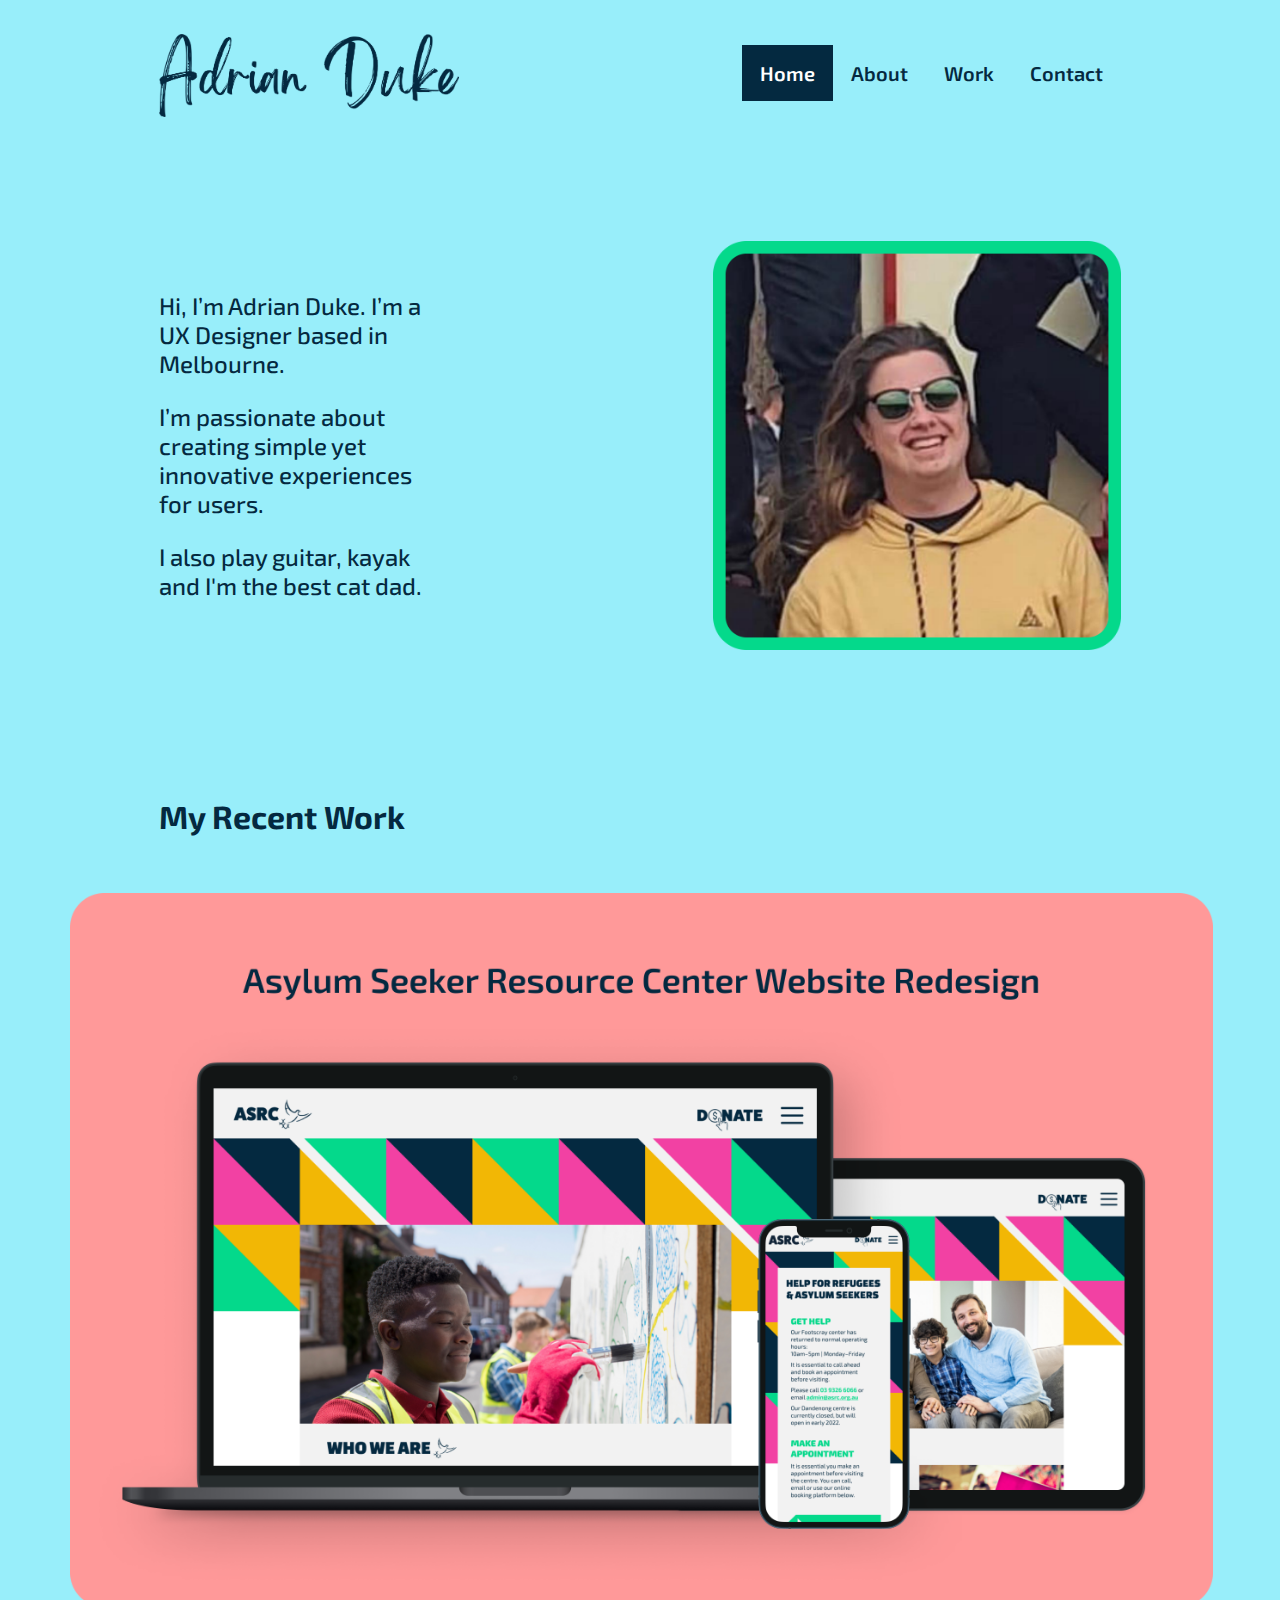
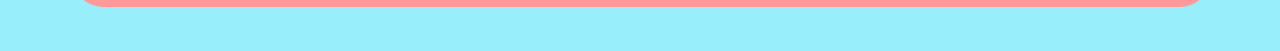
<file: index.html>
<!Doctype html>
<html>
    <head>

    <title>My Portfolio</title>
    <link rel="stylesheet" href="styles.css">
    <script src="nav.js"></script>


    

    <!-- Google Font Exo 2 -->
    <link rel="preconnect" href="https://fonts.googleapis.com">
<link rel="preconnect" href="https://fonts.gstatic.com" crossorigin>
<link href="https://fonts.googleapis.com/css2?family=Exo+2:ital,wght@0,100;0,200;0,300;0,400;0,500;0,600;0,700;0,800;0,900;1,100;1,200;1,300;1,400;1,500;1,600;1,700;1,800;1,900&family=Gelasio&display=swap" rel="stylesheet">

<link rel="preconnect" href="https://fonts.googleapis.com">
<link rel="preconnect" href="https://fonts.gstatic.com" crossorigin>
<link href="https://fonts.googleapis.com/css2?family=Exo+2:ital,wght@0,100;0,200;0,300;0,400;0,500;0,600;0,700;0,800;0,900;1,100;1,200;1,300;1,400;1,500;1,600;1,700;1,800;1,900&family=Gelasio:wght@400;500;600;700&display=swap" rel="stylesheet">
    </head>

<body>
    <header class="primary-header flex">


        <!-- Logo -->
        <div>
            <a href="index.html"><img src="Images/Adrian Duke.png" alt="Adrian Duke" class="logo"></a>
          </div>
      


<!-- Load an icon library to show a hamburger menu (bars) on small screens -->
<link rel="stylesheet" href="https://cdnjs.cloudflare.com/ajax/libs/font-awesome/4.7.0/css/font-awesome.min.css">

<div class="topnav" id="myTopnav">
  <a href="index.html" class="active">Home</a>
  <a href="about.html">About</a>
  <a href="CaseStudyOne.html">Work</a>
  <a href="#contact">Contact</a>
  <a href="javascript:void(0);" class="icon" onclick="myFunction()">
    <i class="fa fa-bars"></i>
  </a>
</div>


</header>

<div class="Intro">

<div class="intro-text">
    <p>
    Hi, I’m Adrian Duke. I’m a UX Designer based in Melbourne. 
    </p>
    <p>
    I’m passionate about creating simple yet innovative experiences for users. 
    </p>
    <p>I also play guitar, kayak and I'm the best cat dad.
    </p>
</div>

       <div>
         <img class="Profile-Photo" src="Images/Profile-photo.png">
       </div>

</div>

<h2>
    My Recent Work
</h2>

<div>
    <a href="CaseStudyOne.html">
    <img id="Preview" class="Preview" src="Images/ASRC Preview.png">
    </a>
</div>





</body>


</html>

<script src="nav.js"></script>

<script>
/* Toggle between adding and removing the "responsive" class to topnav when the user clicks on the icon */
    function myFunction() {
      var x = document.getElementById("myTopnav");
      if (x.className === "topnav") {
        x.className += " responsive";
      } else {
        x.className = "topnav";
      }
    }</script>
</file>
<file: styles.css>
.flex {
    display: flex;
    gap: var(--gap, 1rem);
}

/* Add a black background color to the top navigation */
.topnav {
    background-color: #98EEFA;
    overflow: hidden;
  }
  
  /* Style the links inside the navigation bar */
  .topnav a {
    float: left;
    display: block;
    color: #042940;
    text-align: center;
    padding: 16px 18px;
    text-decoration: none;
    font-size: 20px;
  }
  
  /* Change the color of links on hover */
  .topnav a:hover {
    background-color: #FB7700;
    color: black;
  }
  
  /* Add an active class to highlight the current page */
  .topnav a.active {
    background-color: #042940;
    color: white;
  }
  
  /* Hide the link that should open and close the topnav on small screens */
  .topnav .icon {
    display: none;
  }

/* When the screen is less than 600 pixels wide, hide all links, except for the first one ("Home"). Show the link that contains should open and close the topnav (.icon) */
@media screen and (max-width: 900px) {
    .topnav a:not(:first-child) {display: none;}
    .topnav a.icon {
      float: right;
      display: block;
    }
  }
  
  /* The "responsive" class is added to the topnav with JavaScript when the user clicks on the icon. This class makes the topnav look good on small screens (display the links vertically instead of horizontally) */
  @media screen and (max-width: 900px) {
    .topnav.responsive {position: relative;}
    .topnav.responsive a.icon {
      position: absolute;
      right: 0;
      top: 0;
    }
    .topnav.responsive a {
      float: none;
      display: block;
      text-align: left;
    }
  }



body {
    float: center;
    background-color: #98EEFA;
    overflow-x: hidden;
    padding-top: 1rem;
    margin-left: auto;
    margin-right: auto;
    max-width: 2000px;
    padding-left: clamp(3%, 2%, 15%);
    padding-right: clamp(3%, 2%, 15%);
}

.logo {
    padding-top: 10px;
    width: 300px;
    height: auto;
}

a { 
	transition: all .2s ease-in-out; 
}
a:hover { 
    	transform: scale(1.05); 
}

p { 
        transition: all .2s ease-in-out; 
    }
p:hover { 
      transform: scale(1.05); 
}

.primary-header {
    align-items: center;
    justify-content: space-between;
    font-family: 'Exo 2', sans-serif;
    font-weight: 600;
    font-size: larger;
    margin-left: auto;
    margin-right: auto;
    max-width: 2000px;
    padding-left: 10%;
    padding-right: 10%;
}

#primary-navigation
{
    color: #042940;
    transition: all .2s ease-in-out; 

}

#primary-navigation a:hover {
    font-size:20px;
    font-size-adjust: 20px;
    transform: scale(1.05); 
}

.primary-navigation {
    list-style: none;
    text-decoration: none;
    max-width: 2000px;

}

.mobile-nav-toggle {
    display: none;
}


@media (max-width: 60em) {
    .primary-navigation {
        --gap: 2em;

        position: fixed;
        z-index: 1000;
        inset: 0 0 0 0;

        flex-direction: column;
        padding: min(30vh, 10rem);
        align-items: center;
        background: #30e07a;

        transform: translateX(100%);
        transition: transform 350ms ease-out;
    }

.primary-navigation[data-visible="true"] {
    transform: translateX(0%);
}


@media (min-width: 60em) {
    .primary-navigation {
       padding-inline: clamp(3rem, 7vw, 10rem);
    }
}

    

.mobile-nav-toggle {
    display: block;
    position: absolute;
    z-index: 9999;
    color: #042940;
    background-image: url("Images/Waves-Blue.svg");
    background-color: transparent;
    background-repeat: no-repeat;
    width: 5rem;
    aspect-ratio: 1;
    border: 0;
    top: 3rem;
    right: 2rem;
}


.mobile-nav-toggle[aria-expanded="true"] {
    background-image: url("Images/Cross.svg");
}
    
}

.primary-navigation a [aria-hidden="true"] {
    text-decoration: none;
    color: #042940;
}


#work {
    font-weight: 700;

}

a {
    text-decoration: none;
}



.Intro {
    padding-top: 10%;
    padding-left: 10%;
    padding-right: 10%;
    display: flex;
    font-family: 'Exo 2', sans-serif;
    font-size: clamp(0.5rem, 2rem + 5vw);
    font-weight: 500;
    color: #042940;
}


.Profile-Photo {
    float: right;
    display: flex;
    max-width: 60%;
    height: auto;
}


.intro-text {
    margin-top: auto;
    margin-bottom: auto;
    justify-content: center;
    align-items: center;
    margin-left: auto;
    margin-right: auto;
    font-size: clamp(0.5rem, 1rem + 5vw, 1.5rem);
}

h2 {
    font-family: 'Exo 2', sans-serif;
    font-size: clamp(0.5rem, 1rem + 5vw, 2rem);
    font-weight: 700;
    color: #042940;
    padding-top: 10%;
    padding-left: 10%;
}

.Preview {
    padding: 2rem;
    width: 95%;
}

img { 
	transition: all .2s ease-in-out; 
}
img:hover { 
    	transform: scale(1.05); 
    }

@media screen and (min-width: 1001px) {
    .Intro {
        font-size: larger;
    }
    
}

@media screen and (max-width: 1000px) {
    .Intro {
        font-size: larger;
    }
    
}

@media screen and (max-width: 1000px) {
    .Intro {
      font-size: medium;
      display: inline-block;
      width: 90%;
      margin-left: auto;
      margin-right: auto;
      align-items: center;
      justify-content: center;
    }
  }

@media screen and (max-width: 1000px) {
    .Profile-Photo {
        padding-top: 1em;
        float: none;
        margin-left: auto;
        margin-right: auto;
    }

}




#About {
    background-color: #042940;
}
</file>
